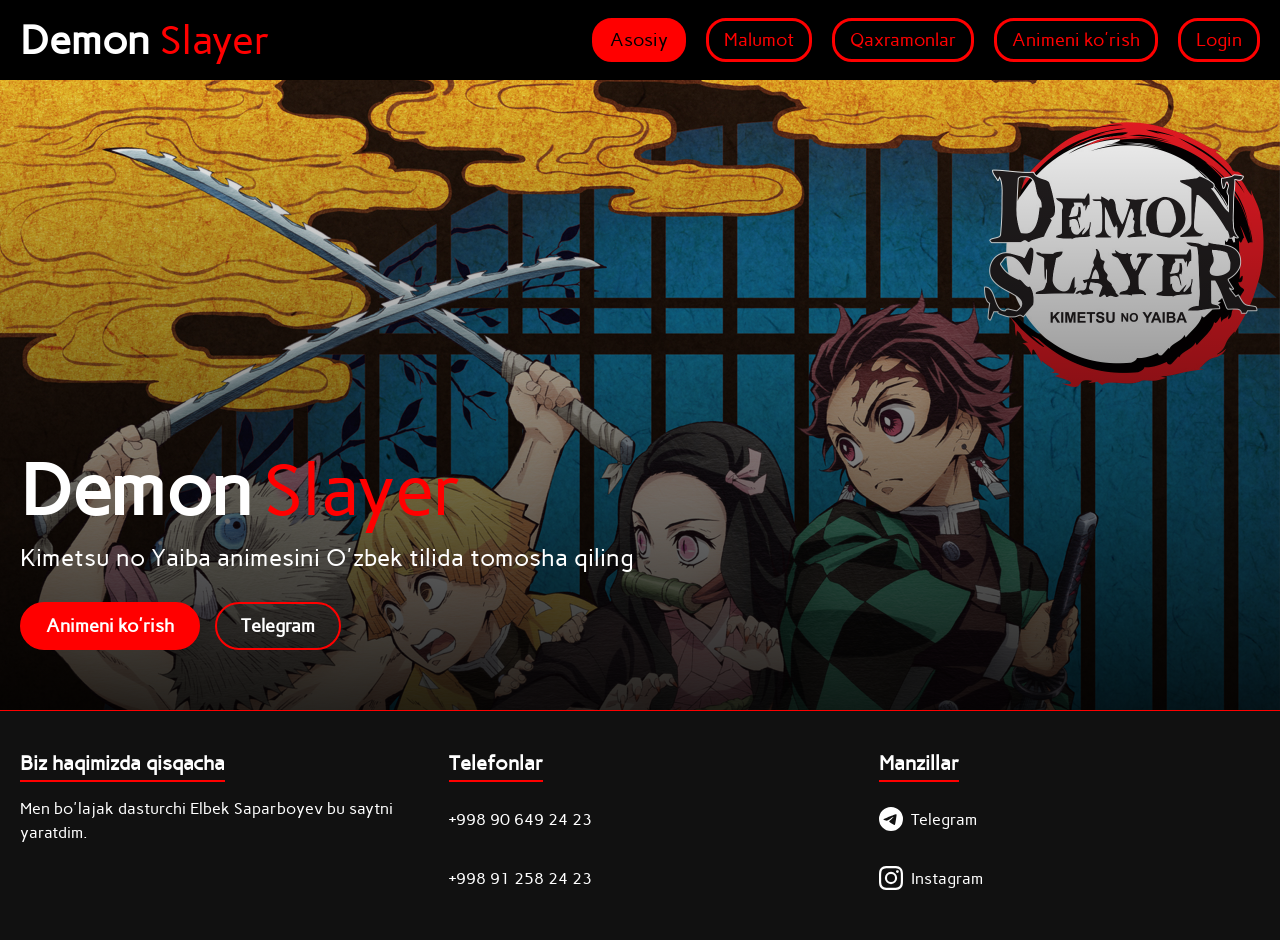
<file: index.html>
<!DOCTYPE html>
<html lang="uz">
<head>
    <meta charset="UTF-8">
    <meta name="viewport" content="width=device-width, initial-scale=1.0">
    <title>Demon Slayer - Asosiy</title>
    <meta name="description" content="Demon Slayer anime website about heroes, info, and episodes.">
    <meta property="og:title" content="Demon Slayer">
    <meta property="og:description" content="Watch Demon Slayer episodes and read about characters.">
    <link rel="preconnect" href="https://fonts.googleapis.com">
    <link rel="preconnect" href="https://fonts.gstatic.com" crossorigin>
    <link href="https://fonts.googleapis.com/css2?family=Carme&family=Playfair+Display:ital,wght@0,400..900;1,400..900&family=Roboto:ital,wght@0,100..900;1,100..900&display=swap" rel="stylesheet">
    <link rel="stylesheet" href="CSS/style.css">
    <link rel="icon" href="IMAGE/logo%20.png" type="image/png">
</head>
<body class="home-body">
    <header class="top-bar">
        <div class="logo">
            <div class="logo-demon">Demon</div>
            <div class="logo-slayer">Slayer</div>
        </div>
        <button class="hamburger" id="hamburger" aria-label="Navigatsiyani ochish" aria-controls="nav-panel" aria-expanded="false">
            &#9776;
        </button>
        <nav class="nav-container" id="nav-panel">
            <button class="nav-close" id="nav-close" type="button" aria-label="Navigatsiyani yopish">&times;</button>
            <ul class="nav" id="nav-menu">
                <li><a id="index" class="content" href="index.html">Asosiy</a></li>
                <li><a id="malumot" class="bar" href="HTML/malumot.html">Malumot</a></li>
                <li><a id="Qaxramonlar" class="bar" href="HTML/Qaxramonlar.html">Qaxramonlar</a></li>
                <li><a id="Anime" class="bar" href="HTML/AnimeniKo'rish.html">Animeni ko'rish</a></li>
                <li><a id="login" class="bar" href="#">Login</a></li>
            </ul>
        </nav>
    </header>

    <main class="hero-section">
        <div class="hero-content">
            <h1 class="hero-title"><span class="logo-demon">Demon</span> <span class="logo-slayer">Slayer</span></h1>
            <p class="hero-subtitle">Kimetsu no Yaiba animesini O'zbek tilida tomosha qiling</p>
            <div class="hero-buttons">
                <a class="hero-btn primary" href="HTML/AnimeniKo'rish.html">Animeni ko'rish</a>
                <a class="hero-btn secondary" href="https://t.me/wejncesdcivniqwjxekn263" target="_blank" rel="noopener noreferrer">Telegram</a>
            </div>
        </div>
    </main>

    <footer>
        <div class="footer-container">
            <div class="footer-col">
                <div class="footer-title">Biz haqimizda qisqacha</div>
                <div class="footer-text">Men bo'lajak dasturchi Elbek Saparboyev bu saytni yaratdim.</div>
            </div>
            <div class="footer-col">
                <div class="footer-title">Telefonlar</div>
                <a class="footer-link" href="tel:+998906492423">+998 90 649 24 23</a>
                <a class="footer-link" href="tel:+998912582423">+998 91 258 24 23</a>
            </div>
            <div class="footer-col">
                <div class="footer-title">Manzillar</div>
                <a class="footer-link" href="https://t.me/wejncesdcivniqwjxekn263" target="_blank" rel="noopener noreferrer">
                    <svg width="24" height="24" viewBox="0 0 24 24" fill="currentColor"><path d="M11.944 0A12 12 0 0 0 0 12a12 12 0 0 0 12 12 12 12 0 0 0 12-12A12 12 0 0 0 12 0a12 12 0 0 0-.056 0zm4.962 7.224c.1-.002.321.023.465.14a.506.506 0 0 1 .171.325c.016.093.036.306.02.472-.18 1.898-.962 6.502-1.36 8.627-.168.9-.499 1.201-.82 1.23-.696.065-1.225-.46-1.9-.902-1.056-.693-1.653-1.124-2.678-1.8-1.185-.78-.417-1.21.258-1.91.177-.184 3.247-2.977 3.307-3.23.007-.032.014-.15-.056-.212s-.174-.041-.249-.024c-.106.024-1.793 1.14-5.061 3.345-.48.33-.913.49-1.302.48-.428-.008-1.252-.241-1.865-.44-.752-.245-1.349-.374-1.297-.789.027-.216.325-.437.892-.663 3.498-1.524 5.83-2.529 6.998-3.014 3.332-1.386 4.025-1.627 4.476-1.635z"/></svg>
                    Telegram
                </a>
                <a class="footer-link" href="#" target="_blank" rel="noopener noreferrer">
                    <svg width="24" height="24" viewBox="0 0 24 24" fill="currentColor"><path d="M12 2.163c3.204 0 3.584.012 4.85.07 3.252.148 4.771 1.691 4.919 4.919.058 1.265.069 1.645.069 4.849 0 3.205-.012 3.584-.069 4.849-.149 3.225-1.664 4.771-4.919 4.919-1.266.058-1.644.07-4.85.07-3.204 0-3.584-.012-4.849-.07-3.26-.149-4.771-1.699-4.919-4.92-.058-1.265-.07-1.644-.07-4.849 0-3.204.013-3.583.07-4.849.149-3.227 1.664-4.771 4.919-4.919 1.266-.057 1.645-.069 4.849-.069zM12 0C8.741 0 8.333.014 7.053.072 2.695.272.273 2.69.073 7.052.014 8.333 0 8.741 0 12c0 3.259.014 3.668.072 4.948.2 4.358 2.618 6.78 6.98 6.98C8.333 23.986 8.741 24 12 24c3.259 0 3.668-.014 4.948-.072 4.354-.2 6.782-2.618 6.979-6.98.059-1.28.073-1.689.073-4.948 0-3.259-.014-3.667-.072-4.947-.196-4.354-2.617-6.78-6.979-6.98C15.668.014 15.259 0 12 0zm0 5.838a6.162 6.162 0 1 0 0 12.324 6.162 6.162 0 0 0 0-12.324zM12 16a4 4 0 1 1 0-8 4 4 0 0 1 0 8zm6.406-11.845a1.44 1.44 0 1 0 0 2.881 1.44 1.44 0 0 0 0-2.881z"/></svg>
                    Instagram
                </a>
            </div>
        </div>
    </footer>
    <script src="JS/index.js" defer></script>
</body>
</html>
</file>
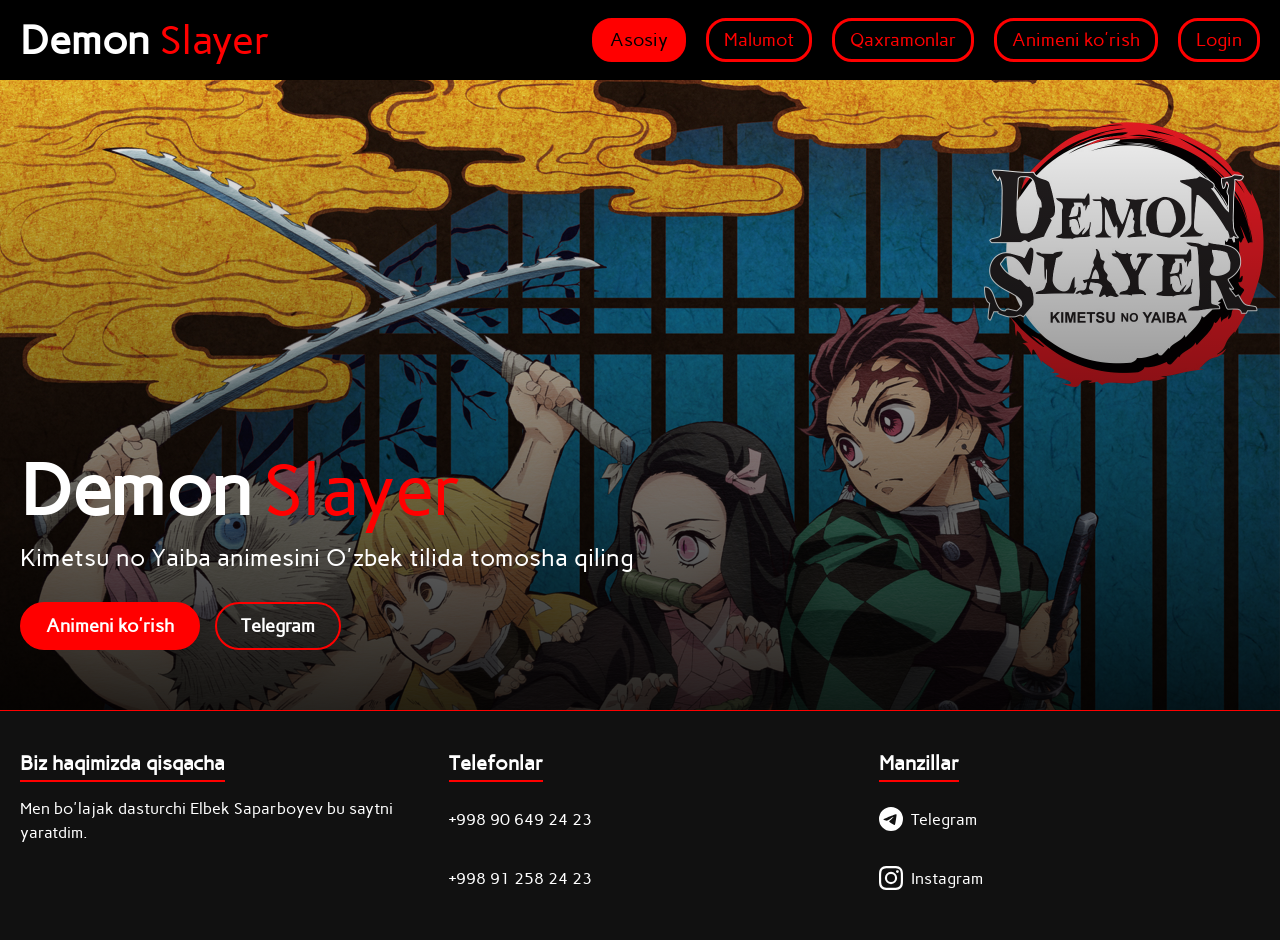
<file: HTML/index.html>
<!DOCTYPE html>
<html lang="uz">
<head>
    <meta charset="UTF-8">
    <meta name="viewport" content="width=device-width, initial-scale=1.0">
    <title>Demon Slayer - Asosiy</title>
    <meta name="description" content="Demon Slayer anime website about heroes, info, and episodes.">
    <meta property="og:title" content="Demon Slayer">
    <meta property="og:description" content="Watch Demon Slayer episodes and read about characters.">
    <link rel="preconnect" href="https://fonts.googleapis.com">
    <link rel="preconnect" href="https://fonts.gstatic.com" crossorigin>
    <link href="https://fonts.googleapis.com/css2?family=Carme&family=Playfair+Display:ital,wght@0,400..900;1,400..900&family=Roboto:ital,wght@0,100..900;1,100..900&display=swap" rel="stylesheet">
    <link rel="stylesheet" href="../CSS/style.css">
    <link rel="icon" href="../IMAGE/logo%20.png" type="image/png">
</head>
<body class="home-body">
    <header class="top-bar">
        <div class="logo">
            <div class="logo-demon">Demon</div>
            <div class="logo-slayer">Slayer</div>
        </div>
        <button class="hamburger" id="hamburger" aria-label="Navigatsiyani ochish" aria-controls="nav-panel" aria-expanded="false">
            &#9776;
        </button>
        <nav class="nav-container" id="nav-panel">
            <button class="nav-close" id="nav-close" type="button" aria-label="Navigatsiyani yopish">&times;</button>
            <ul class="nav" id="nav-menu">
                <li><a id="index" class="content" href="index.html">Asosiy</a></li>
                <li><a id="malumot" class="bar" href="malumot.html">Malumot</a></li>
                <li><a id="Qaxramonlar" class="bar" href="./Qaxramonlar.html">Qaxramonlar</a></li>
                <li><a id="Anime" class="bar" href="AnimeniKo'rish.html">Animeni ko'rish</a></li>
                <li><a id="login" class="bar" href="#">Login</a></li>
            </ul>
        </nav>
    </header>
    
    <main class="hero-section">
        <div class="hero-content">
            <h1 class="hero-title"><span class="logo-demon">Demon</span> <span class="logo-slayer">Slayer</span></h1>
            <p class="hero-subtitle">Kimetsu no Yaiba animesini O'zbek tilida tomosha qiling</p>
            <div class="hero-buttons">
                <a class="hero-btn primary" href="AnimeniKo'rish.html">Animeni ko'rish</a>
                <a class="hero-btn secondary" href="https://t.me/wejncesdcivniqwjxekn263" target="_blank" rel="noopener noreferrer">Telegram</a>
            </div>
        </div>
    </main>

    <footer>
        <div class="footer-container">
            <div class="footer-col">
                <div class="footer-title">Biz haqimizda qisqacha</div>
                <div class="footer-text">Men bo'lajak dasturchi Elbek Saparboyev bu saytni yaratdim.</div>
            </div>
            <div class="footer-col">
                <div class="footer-title">Telefonlar</div>
                <a class="footer-link" href="tel:+998906492423">+998 90 649 24 23</a>
                <a class="footer-link" href="tel:+998912582423">+998 91 258 24 23</a>
            </div>
            <div class="footer-col">
                <div class="footer-title">Manzillar</div>
                <a class="footer-link" href="#" target="_blank" rel="noopener noreferrer">
                    <svg width="24" height="24" viewBox="0 0 24 24" fill="currentColor"><path d="M11.944 0A12 12 0 0 0 0 12a12 12 0 0 0 12 12 12 12 0 0 0 12-12A12 12 0 0 0 12 0a12 12 0 0 0-.056 0zm4.962 7.224c.1-.002.321.023.465.14a.506.506 0 0 1 .171.325c.016.093.036.306.02.472-.18 1.898-.962 6.502-1.36 8.627-.168.9-.499 1.201-.82 1.23-.696.065-1.225-.46-1.9-.902-1.056-.693-1.653-1.124-2.678-1.8-1.185-.78-.417-1.21.258-1.91.177-.184 3.247-2.977 3.307-3.23.007-.032.014-.15-.056-.212s-.174-.041-.249-.024c-.106.024-1.793 1.14-5.061 3.345-.48.33-.913.49-1.302.48-.428-.008-1.252-.241-1.865-.44-.752-.245-1.349-.374-1.297-.789.027-.216.325-.437.892-.663 3.498-1.524 5.83-2.529 6.998-3.014 3.332-1.386 4.025-1.627 4.476-1.635z"/></svg>
                    Telegram
                </a>
                <a class="footer-link" href="#" target="_blank" rel="noopener noreferrer">
                    <svg width="24" height="24" viewBox="0 0 24 24" fill="currentColor"><path d="M12 2.163c3.204 0 3.584.012 4.85.07 3.252.148 4.771 1.691 4.919 4.919.058 1.265.069 1.645.069 4.849 0 3.205-.012 3.584-.069 4.849-.149 3.225-1.664 4.771-4.919 4.919-1.266.058-1.644.07-4.85.07-3.204 0-3.584-.012-4.849-.07-3.26-.149-4.771-1.699-4.919-4.92-.058-1.265-.07-1.644-.07-4.849 0-3.204.013-3.583.07-4.849.149-3.227 1.664-4.771 4.919-4.919 1.266-.057 1.645-.069 4.849-.069zM12 0C8.741 0 8.333.014 7.053.072 2.695.272.273 2.69.073 7.052.014 8.333 0 8.741 0 12c0 3.259.014 3.668.072 4.948.2 4.358 2.618 6.78 6.98 6.98C8.333 23.986 8.741 24 12 24c3.259 0 3.668-.014 4.948-.072 4.354-.2 6.782-2.618 6.979-6.98.059-1.28.073-1.689.073-4.948 0-3.259-.014-3.667-.072-4.947-.196-4.354-2.617-6.78-6.979-6.98C15.668.014 15.259 0 12 0zm0 5.838a6.162 6.162 0 1 0 0 12.324 6.162 6.162 0 0 0 0-12.324zM12 16a4 4 0 1 1 0-8 4 4 0 0 1 0 8zm6.406-11.845a1.44 1.44 0 1 0 0 2.881 1.44 1.44 0 0 0 0-2.881z"/></svg>
                    Instagram
                </a>
            </div>
        </div>
    </footer>
    <script src="../JS/index.js" defer></script>
</body>
</html>
</file>
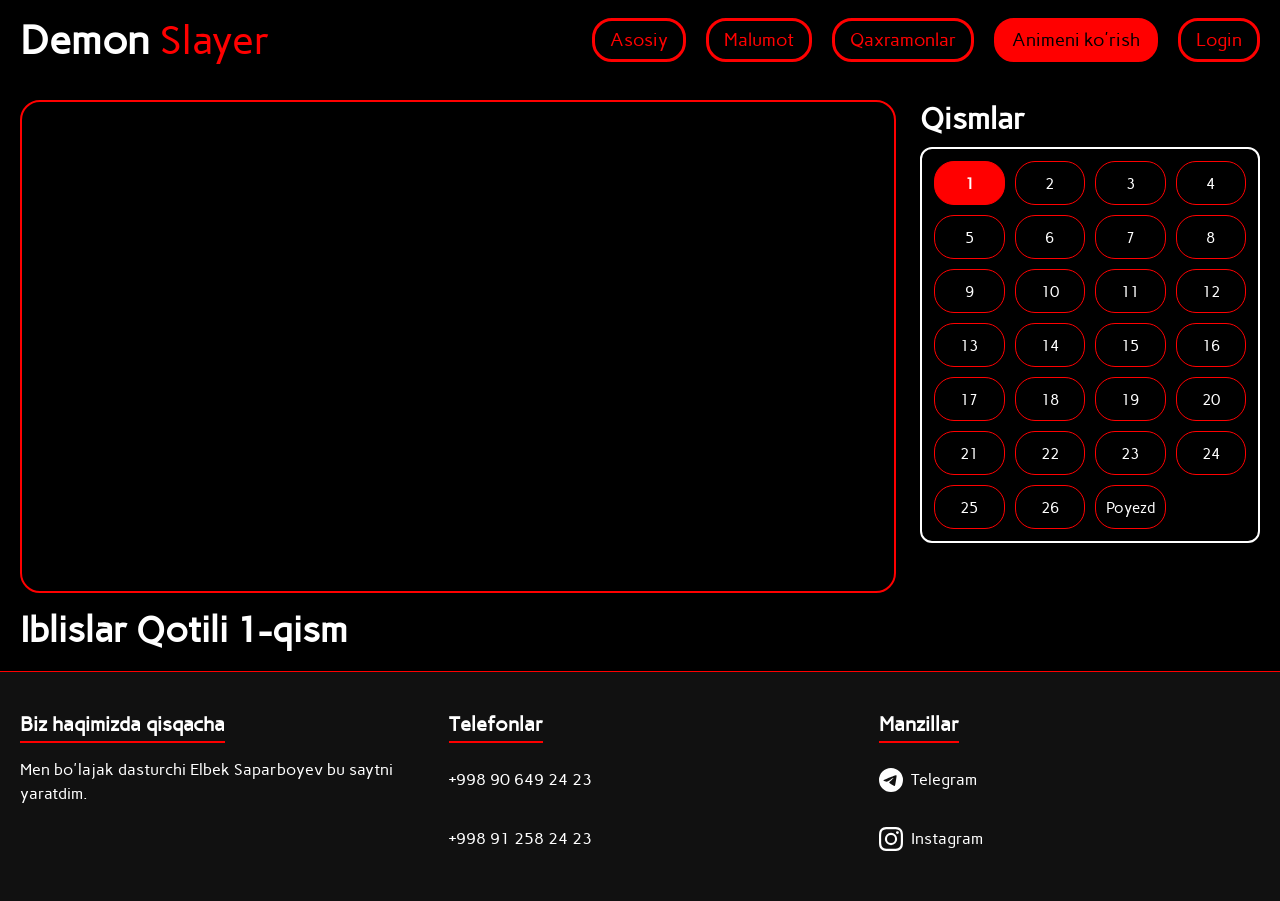
<file: HTML/AnimeniKo'rish.html>
<!DOCTYPE html>
<html lang="uz">
<head>
    <meta charset="UTF-8">
    <meta name="viewport" content="width=device-width, initial-scale=1.0">
    <title>Demon Slayer - Animeni ko'rish</title>
    <meta name="description" content="Watch Demon Slayer episodes online.">
    <link rel="preconnect" href="https://fonts.googleapis.com">
    <link rel="preconnect" href="https://fonts.gstatic.com" crossorigin>
    <link href="https://fonts.googleapis.com/css2?family=Carme&family=Playfair+Display:ital,wght@0,400..900;1,400..900&family=Roboto:ital,wght@0,100..900;1,100..900&display=swap" rel="stylesheet">
    <link rel="stylesheet" href="../CSS/style.css">
    <link rel="icon" href="../IMAGE/logo%20.png" type="image/png">
</head>
<body>
    <header class="top-bar">
        <div class="logo">
            <div class="logo-demon">Demon</div>
            <div class="logo-slayer">Slayer</div>
        </div>
        <button class="hamburger" id="hamburger" aria-label="Navigatsiyani ochish" aria-controls="nav-panel" aria-expanded="false">
            &#9776;
        </button>
        <nav class="nav-container" id="nav-panel">
            <button class="nav-close" id="nav-close" type="button" aria-label="Navigatsiyani yopish">&times;</button>
            <ul class="nav" id="nav-menu">
                <li><a id="index" class="bar" href="../index.html">Asosiy</a></li>
                <li><a id="malumot" class="bar" href="malumot.html">Malumot</a></li>
                <li><a id="Qaxramonlar" class="bar" href="./Qaxramonlar.html">Qaxramonlar</a></li>
                <li><a id="Anime" class="content" href="AnimeniKo'rish.html">Animeni ko'rish</a></li>
                <li><a id="login" class="bar" href="#">Login</a></li>
            </ul>
        </nav>
    </header>

    <main class="anime-main">
        <div class="video-container">
            <div class="video-frame-wrapper">
                <iframe id="myVideo" class="video-frame" title="Iblislar Qotili video pleeri" allowfullscreen allow="autoplay" loading="lazy"></iframe>
            </div>
            <h1 id="qismNomi" class="video-title">Iblislar Qotili</h1>
        </div>
        <div class="episodes-wrapper">
            <h2 class="episodes-title">Qismlar</h2>
            <aside class="episodes-list" id="episodes-container">
                <!-- Buttons dynamically generated by app.js -->
            </aside>
        </div>
    </main>

    <footer>
        <div class="footer-container">
            <div class="footer-col">
                <div class="footer-title">Biz haqimizda qisqacha</div>
                <div class="footer-text">Men bo'lajak dasturchi Elbek Saparboyev bu saytni yaratdim.</div>
            </div>
            <div class="footer-col">
                <div class="footer-title">Telefonlar</div>
                <a class="footer-link" href="tel:+998906492423">+998 90 649 24 23</a>
                <a class="footer-link" href="tel:+998912582423">+998 91 258 24 23</a>
            </div>
            <div class="footer-col">
                <div class="footer-title">Manzillar</div>
                <a class="footer-link" href="https://t.me/wejncesdcivniqwjxekn263" target="_blank" rel="noopener noreferrer">
                    <svg width="24" height="24" viewBox="0 0 24 24" fill="currentColor"><path d="M11.944 0A12 12 0 0 0 0 12a12 12 0 0 0 12 12 12 12 0 0 0 12-12A12 12 0 0 0 12 0a12 12 0 0 0-.056 0zm4.962 7.224c.1-.002.321.023.465.14a.506.506 0 0 1 .171.325c.016.093.036.306.02.472-.18 1.898-.962 6.502-1.36 8.627-.168.9-.499 1.201-.82 1.23-.696.065-1.225-.46-1.9-.902-1.056-.693-1.653-1.124-2.678-1.8-1.185-.78-.417-1.21.258-1.91.177-.184 3.247-2.977 3.307-3.23.007-.032.014-.15-.056-.212s-.174-.041-.249-.024c-.106.024-1.793 1.14-5.061 3.345-.48.33-.913.49-1.302.48-.428-.008-1.252-.241-1.865-.44-.752-.245-1.349-.374-1.297-.789.027-.216.325-.437.892-.663 3.498-1.524 5.83-2.529 6.998-3.014 3.332-1.386 4.025-1.627 4.476-1.635z"/></svg>
                    Telegram
                </a>
                <a class="footer-link" href="#" target="_blank" rel="noopener noreferrer">
                    <svg width="24" height="24" viewBox="0 0 24 24" fill="currentColor"><path d="M12 2.163c3.204 0 3.584.012 4.85.07 3.252.148 4.771 1.691 4.919 4.919.058 1.265.069 1.645.069 4.849 0 3.205-.012 3.584-.069 4.849-.149 3.225-1.664 4.771-4.919 4.919-1.266.058-1.644.07-4.85.07-3.204 0-3.584-.012-4.849-.07-3.26-.149-4.771-1.699-4.919-4.92-.058-1.265-.07-1.644-.07-4.849 0-3.204.013-3.583.07-4.849.149-3.227 1.664-4.771 4.919-4.919 1.266-.057 1.645-.069 4.849-.069zM12 0C8.741 0 8.333.014 7.053.072 2.695.272.273 2.69.073 7.052.014 8.333 0 8.741 0 12c0 3.259.014 3.668.072 4.948.2 4.358 2.618 6.78 6.98 6.98C8.333 23.986 8.741 24 12 24c3.259 0 3.668-.014 4.948-.072 4.354-.2 6.782-2.618 6.979-6.98.059-1.28.073-1.689.073-4.948 0-3.259-.014-3.667-.072-4.947-.196-4.354-2.617-6.78-6.979-6.98C15.668.014 15.259 0 12 0zm0 5.838a6.162 6.162 0 1 0 0 12.324 6.162 6.162 0 0 0 0-12.324zM12 16a4 4 0 1 1 0-8 4 4 0 0 1 0 8zm6.406-11.845a1.44 1.44 0 1 0 0 2.881 1.44 1.44 0 0 0 0-2.881z"/></svg>
                    Instagram
                </a>
            </div>
        </div>
    </footer>
    <script src="../JS/app.js" defer></script>
    <script src="../JS/index.js" defer></script>
</body>
</html>
</file>
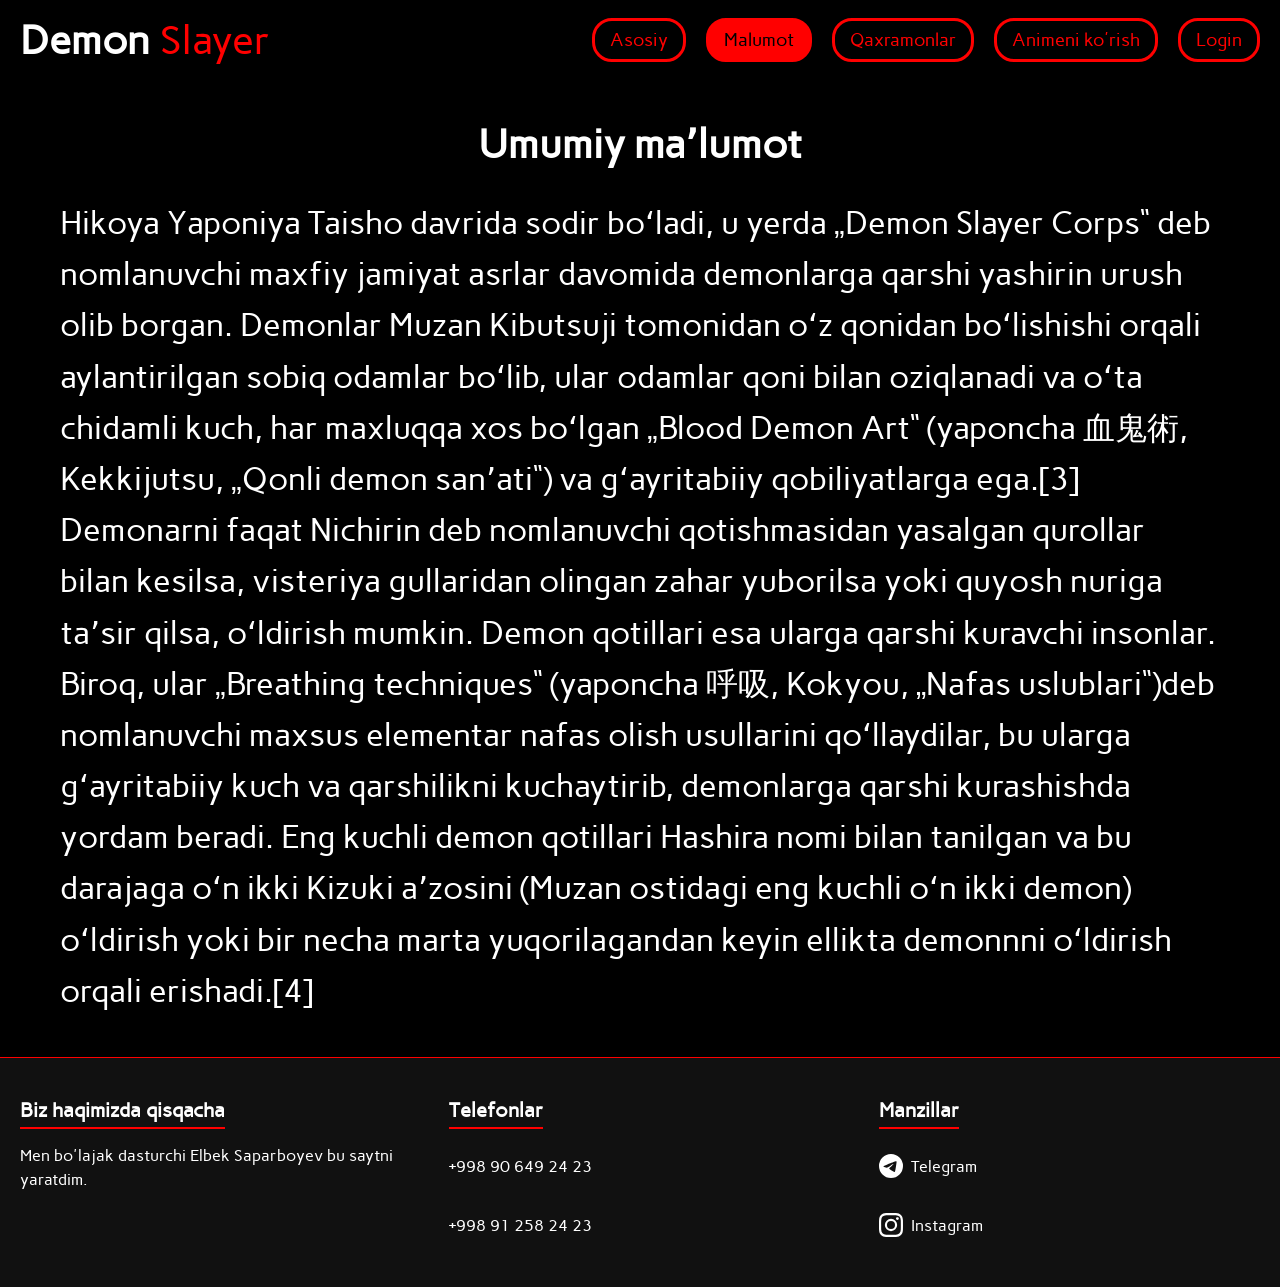
<file: HTML/malumot.html>
<!DOCTYPE html>
<html lang="uz">
<head>
    <meta charset="UTF-8">
    <meta name="viewport" content="width=device-width, initial-scale=1.0">
    <title>Demon Slayer - Malumot</title>
    <meta name="description" content="General info about Demon Slayer anime and story.">
    <meta property="og:title" content="Demon Slayer Info">
    <link rel="preconnect" href="https://fonts.googleapis.com">
    <link rel="preconnect" href="https://fonts.gstatic.com" crossorigin>
    <link href="https://fonts.googleapis.com/css2?family=Carme&family=Playfair+Display:ital,wght@0,400..900;1,400..900&family=Roboto:ital,wght@0,100..900;1,100..900&display=swap" rel="stylesheet">
    <link rel="stylesheet" href="../CSS/style.css">
    <link rel="icon" href="../IMAGE/logo%20.png" type="image/png">
</head>
<body>
    <header class="top-bar">
        <div class="logo">
            <div class="logo-demon">Demon</div>
            <div class="logo-slayer">Slayer</div>
        </div>
        <button class="hamburger" id="hamburger" aria-label="Navigatsiyani ochish" aria-controls="nav-panel" aria-expanded="false">
            &#9776;
        </button>
        <nav class="nav-container" id="nav-panel">
            <button class="nav-close" id="nav-close" type="button" aria-label="Navigatsiyani yopish">&times;</button>
            <ul class="nav" id="nav-menu">
                <li><a id="index" class="bar" href="../index.html">Asosiy</a></li>
                <li><a id="malumot" class="content" href="malumot.html">Malumot</a></li>
                <li><a id="Qaxramonlar" class="bar" href="./Qaxramonlar.html">Qaxramonlar</a></li>
                <li><a id="Anime" class="bar" href="AnimeniKo'rish.html">Animeni ko'rish</a></li>
                <li><a id="login" class="bar" href="#">Login</a></li>
            </ul>
        </nav>
    </header>

    <main class="malumot-main">
        <h1 class="malumot-title">Umumiy maʼlumot</h1>
        <p class="malumot-text">Hikoya Yaponiya Taisho davrida sodir boʻladi, u yerda „Demon Slayer Corps“ deb nomlanuvchi maxfiy jamiyat asrlar davomida demonlarga qarshi yashirin urush olib borgan. Demonlar Muzan Kibutsuji tomonidan oʻz qonidan boʻlishishi orqali aylantirilgan sobiq odamlar boʻlib, ular odamlar qoni bilan oziqlanadi va oʻta chidamli kuch, har maxluqqa xos boʻlgan „Blood Demon Art“ (yaponcha 血鬼術, Kekkijutsu, „Qonli demon sanʼati“) va gʻayritabiiy qobiliyatlarga ega.[3] Demonarni faqat Nichirin deb nomlanuvchi qotishmasidan yasalgan qurollar bilan kesilsa, visteriya gullaridan olingan zahar yuborilsa yoki quyosh nuriga taʼsir qilsa, oʻldirish mumkin. Demon qotillari esa ularga qarshi kuravchi insonlar. Biroq, ular „Breathing techniques“ (yaponcha 呼吸, Kokyou, „Nafas uslublari“)deb nomlanuvchi maxsus elementar nafas olish usullarini qoʻllaydilar, bu ularga gʻayritabiiy kuch va qarshilikni kuchaytirib, demonlarga qarshi kurashishda yordam beradi. Eng kuchli demon qotillari Hashira nomi bilan tanilgan va bu darajaga oʻn ikki Kizuki aʼzosini (Muzan ostidagi eng kuchli oʻn ikki demon) oʻldirish yoki bir necha marta yuqorilagandan keyin ellikta demonnni oʻldirish orqali erishadi.[4]</p>
    </main>

    <footer>
        <div class="footer-container">
            <div class="footer-col">
                <div class="footer-title">Biz haqimizda qisqacha</div>
                <div class="footer-text">Men bo'lajak dasturchi Elbek Saparboyev bu saytni yaratdim.</div>
            </div>
            <div class="footer-col">
                <div class="footer-title">Telefonlar</div>
                <a class="footer-link" href="tel:+998906492423">+998 90 649 24 23</a>
                <a class="footer-link" href="tel:+998912582423">+998 91 258 24 23</a>
            </div>
            <div class="footer-col">
                <div class="footer-title">Manzillar</div>
                <a class="footer-link" href="https://t.me/wejncesdcivniqwjxekn263" target="_blank" rel="noopener noreferrer">
                    <svg width="24" height="24" viewBox="0 0 24 24" fill="currentColor"><path d="M11.944 0A12 12 0 0 0 0 12a12 12 0 0 0 12 12 12 12 0 0 0 12-12A12 12 0 0 0 12 0a12 12 0 0 0-.056 0zm4.962 7.224c.1-.002.321.023.465.14a.506.506 0 0 1 .171.325c.016.093.036.306.02.472-.18 1.898-.962 6.502-1.36 8.627-.168.9-.499 1.201-.82 1.23-.696.065-1.225-.46-1.9-.902-1.056-.693-1.653-1.124-2.678-1.8-1.185-.78-.417-1.21.258-1.91.177-.184 3.247-2.977 3.307-3.23.007-.032.014-.15-.056-.212s-.174-.041-.249-.024c-.106.024-1.793 1.14-5.061 3.345-.48.33-.913.49-1.302.48-.428-.008-1.252-.241-1.865-.44-.752-.245-1.349-.374-1.297-.789.027-.216.325-.437.892-.663 3.498-1.524 5.83-2.529 6.998-3.014 3.332-1.386 4.025-1.627 4.476-1.635z"/></svg>
                    Telegram
                </a>
                <a class="footer-link" href="#" target="_blank" rel="noopener noreferrer">
                    <svg width="24" height="24" viewBox="0 0 24 24" fill="currentColor"><path d="M12 2.163c3.204 0 3.584.012 4.85.07 3.252.148 4.771 1.691 4.919 4.919.058 1.265.069 1.645.069 4.849 0 3.205-.012 3.584-.069 4.849-.149 3.225-1.664 4.771-4.919 4.919-1.266.058-1.644.07-4.85.07-3.204 0-3.584-.012-4.849-.07-3.26-.149-4.771-1.699-4.919-4.92-.058-1.265-.07-1.644-.07-4.849 0-3.204.013-3.583.07-4.849.149-3.227 1.664-4.771 4.919-4.919 1.266-.057 1.645-.069 4.849-.069zM12 0C8.741 0 8.333.014 7.053.072 2.695.272.273 2.69.073 7.052.014 8.333 0 8.741 0 12c0 3.259.014 3.668.072 4.948.2 4.358 2.618 6.78 6.98 6.98C8.333 23.986 8.741 24 12 24c3.259 0 3.668-.014 4.948-.072 4.354-.2 6.782-2.618 6.979-6.98.059-1.28.073-1.689.073-4.948 0-3.259-.014-3.667-.072-4.947-.196-4.354-2.617-6.78-6.979-6.98C15.668.014 15.259 0 12 0zm0 5.838a6.162 6.162 0 1 0 0 12.324 6.162 6.162 0 0 0 0-12.324zM12 16a4 4 0 1 1 0-8 4 4 0 0 1 0 8zm6.406-11.845a1.44 1.44 0 1 0 0 2.881 1.44 1.44 0 0 0 0-2.881z"/></svg>
                    Instagram
                </a>
            </div>
        </div>
    </footer>
    <script src="../JS/index.js" defer></script>
</body>
</html>
</file>
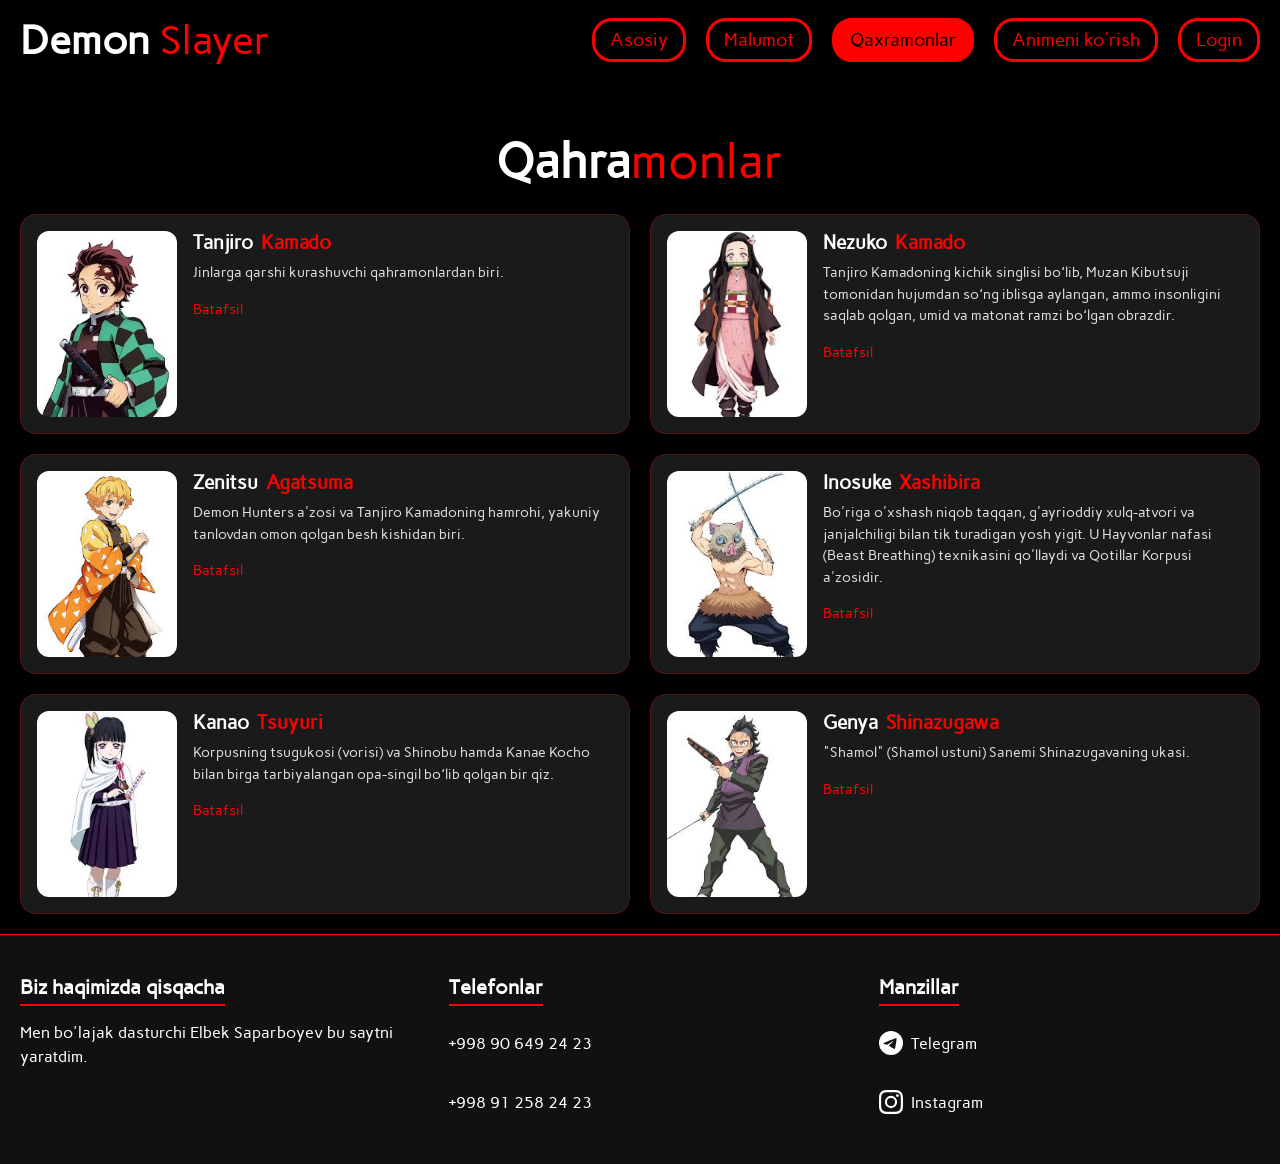
<file: HTML/Qaxramonlar.html>
<!DOCTYPE html>
<html lang="uz">
<head>
    <meta charset="UTF-8">
    <meta name="viewport" content="width=device-width, initial-scale=1.0">
    <title>Demon Slayer - Qaxramonlar</title>
    <meta name="description" content="Information about Demon Slayer characters.">
    <link rel="preconnect" href="https://fonts.googleapis.com">
    <link rel="preconnect" href="https://fonts.gstatic.com" crossorigin>
    <link href="https://fonts.googleapis.com/css2?family=Carme&family=Playfair+Display:ital,wght@0,400..900;1,400..900&family=Roboto:ital,wght@0,100..900;1,100..900&display=swap" rel="stylesheet">
    <link rel="stylesheet" href="../CSS/style.css">
    <link rel="icon" href="../IMAGE/logo%20.png" type="image/png">
</head>
<body>
    <header class="top-bar">
        <div class="logo">
            <div class="logo-demon">Demon</div>
            <div class="logo-slayer">Slayer</div>
        </div>
        <button class="hamburger" id="hamburger" aria-label="Navigatsiyani ochish" aria-controls="nav-panel" aria-expanded="false">
            &#9776;
        </button>
        <nav class="nav-container" id="nav-panel">
            <button class="nav-close" id="nav-close" type="button" aria-label="Navigatsiyani yopish">&times;</button>
            <ul class="nav" id="nav-menu">
                <li><a id="index" class="bar" href="../index.html">Asosiy</a></li>
                <li><a id="malumot" class="bar" href="malumot.html">Malumot</a></li>
                <li><a id="Qaxramonlar" class="content" href="./Qaxramonlar.html">Qaxramonlar</a></li>
                <li><a id="Anime" class="bar" href="AnimeniKo'rish.html">Animeni ko'rish</a></li>
                <li><a id="login" class="bar" href="#">Login</a></li>
            </ul>
        </nav>
    </header>

<main class="heroes-main">
        <h1 class="page-title"><span class="logo-demon">Qahra</span><span class="logo-slayer">monlar</span></h1>
        
        <section class="heroes-grid">
            <!-- Tanjiro -->
            <article class="hero-card">
                <img class="hero-img" src="../IMAGE/tanjiro'%20rasmi.jpg" alt="Tanjiro Kamado" width="140" height="186" loading="lazy" decoding="async">
                <div class="hero-info">
                    <h2 class="hero-name">
                        <span class="hero-name-first">Tanjiro</span>
                        <span class="hero-name-last">Kamado</span>
                    </h2>
                    <p class="hero-desc">Jinlarga qarshi kurashuvchi qahramonlardan biri.</p>
                    <button class="read-more-btn" aria-expanded="false">Batafsil</button>
                </div>
            </article>

            <!-- Nezuko -->
            <article class="hero-card">
                <img class="hero-img" src="../IMAGE/nezuko.jpg" alt="Nezuko Kamado" width="140" height="186" loading="lazy" decoding="async">
                <div class="hero-info">
                    <h2 class="hero-name">
                        <span class="hero-name-first">Nezuko</span>
                        <span class="hero-name-last">Kamado</span>
                    </h2>
                    <p class="hero-desc">Tanjiro Kamadoning kichik singlisi boʻlib, Muzan Kibutsuji tomonidan hujumdan soʻng iblisga aylangan, ammo insonligini saqlab qolgan, umid va matonat ramzi boʻlgan obrazdir.</p>
                    <button class="read-more-btn" aria-expanded="false">Batafsil</button>
                </div>
            </article>

            <!-- Zenitsu -->
            <article class="hero-card">
                <img class="hero-img" src="../IMAGE/zenitsu.jpg" alt="Zenitsu Agatsuma" width="140" height="186" loading="lazy" decoding="async">
                <div class="hero-info">
                    <h2 class="hero-name">
                        <span class="hero-name-first">Zenitsu</span>
                        <span class="hero-name-last">Agatsuma</span>
                    </h2>
                    <p class="hero-desc">Demon Hunters a'zosi va Tanjiro Kamadoning hamrohi, yakuniy tanlovdan omon qolgan besh kishidan biri.</p>
                    <button class="read-more-btn" aria-expanded="false">Batafsil</button>
                </div>
            </article>

            <!-- Inosuke -->
            <article class="hero-card">
                <img class="hero-img" src="../IMAGE/inoske.jpg" alt="Inosuke Xashibira" width="140" height="186" loading="lazy" decoding="async">
                <div class="hero-info">
                    <h2 class="hero-name">
                        <span class="hero-name-first">Inosuke</span>
                        <span class="hero-name-last">Xashibira</span>
                    </h2>
                    <p class="hero-desc">Bo'riga o'xshash niqob taqqan, g'ayrioddiy xulq-atvori va janjalchiligi bilan tik turadigan yosh yigit. U Hayvonlar nafasi (Beast Breathing) texnikasini qo'llaydi va Qotillar Korpusi a'zosidir.</p>
                    <button class="read-more-btn" aria-expanded="false">Batafsil</button>
                </div>
            </article>

            <!-- Tsuyuri -->
            <article class="hero-card">
                <img class="hero-img" src="../IMAGE/tsuyuri.jpg" alt="Kanao Tsuyuri" width="140" height="186" loading="lazy" decoding="async">
                <div class="hero-info">
                    <h2 class="hero-name">
                        <span class="hero-name-first">Kanao</span>
                        <span class="hero-name-last">Tsuyuri</span>
                    </h2>
                    <p class="hero-desc">Korpusning tsugukosi (vorisi) va Shinobu hamda Kanae Kocho bilan birga tarbiyalangan opa-singil boʻlib qolgan bir qiz.</p>
                    <button class="read-more-btn" aria-expanded="false">Batafsil</button>
                </div>
            </article>

            <!-- Genya -->
            <article class="hero-card">
                <img class="hero-img" src="../IMAGE/geniya%202.jpg" alt="Genya Shinazugawa" width="140" height="186" loading="lazy" decoding="async">
                <div class="hero-info">
                    <h2 class="hero-name">
                        <span class="hero-name-first">Genya</span>
                        <span class="hero-name-last">Shinazugawa</span>
                    </h2>
                    <p class="hero-desc">"Shamol" (Shamol ustuni) Sanemi Shinazugavaning ukasi.</p>
                    <button class="read-more-btn" aria-expanded="false">Batafsil</button>
                </div>
            </article>
        </section>
    </main>

    <footer>
        <div class="footer-container">
            <div class="footer-col">
                <div class="footer-title">Biz haqimizda qisqacha</div>
                <div class="footer-text">Men bo'lajak dasturchi Elbek Saparboyev bu saytni yaratdim.</div>
            </div>
            <div class="footer-col">
                <div class="footer-title">Telefonlar</div>
                <a class="footer-link" href="tel:+998906492423">+998 90 649 24 23</a>
                <a class="footer-link" href="tel:+998912582423">+998 91 258 24 23</a>
            </div>
            <div class="footer-col">
                <div class="footer-title">Manzillar</div>
                <a class="footer-link" href="https://t.me/wejncesdcivniqwjxekn263" target="_blank" rel="noopener noreferrer">
                    <svg width="24" height="24" viewBox="0 0 24 24" fill="currentColor"><path d="M11.944 0A12 12 0 0 0 0 12a12 12 0 0 0 12 12 12 12 0 0 0 12-12A12 12 0 0 0 12 0a12 12 0 0 0-.056 0zm4.962 7.224c.1-.002.321.023.465.14a.506.506 0 0 1 .171.325c.016.093.036.306.02.472-.18 1.898-.962 6.502-1.36 8.627-.168.9-.499 1.201-.82 1.23-.696.065-1.225-.46-1.9-.902-1.056-.693-1.653-1.124-2.678-1.8-1.185-.78-.417-1.21.258-1.91.177-.184 3.247-2.977 3.307-3.23.007-.032.014-.15-.056-.212s-.174-.041-.249-.024c-.106.024-1.793 1.14-5.061 3.345-.48.33-.913.49-1.302.48-.428-.008-1.252-.241-1.865-.44-.752-.245-1.349-.374-1.297-.789.027-.216.325-.437.892-.663 3.498-1.524 5.83-2.529 6.998-3.014 3.332-1.386 4.025-1.627 4.476-1.635z"/></svg>
                    Telegram
                </a>
                <a class="footer-link" href="#" target="_blank" rel="noopener noreferrer">
                    <svg width="24" height="24" viewBox="0 0 24 24" fill="currentColor"><path d="M12 2.163c3.204 0 3.584.012 4.85.07 3.252.148 4.771 1.691 4.919 4.919.058 1.265.069 1.645.069 4.849 0 3.205-.012 3.584-.069 4.849-.149 3.225-1.664 4.771-4.919 4.919-1.266.058-1.644.07-4.85.07-3.204 0-3.584-.012-4.849-.07-3.26-.149-4.771-1.699-4.919-4.92-.058-1.265-.07-1.644-.07-4.849 0-3.204.013-3.583.07-4.849.149-3.227 1.664-4.771 4.919-4.919 1.266-.057 1.645-.069 4.849-.069zM12 0C8.741 0 8.333.014 7.053.072 2.695.272.273 2.69.073 7.052.014 8.333 0 8.741 0 12c0 3.259.014 3.668.072 4.948.2 4.358 2.618 6.78 6.98 6.98C8.333 23.986 8.741 24 12 24c3.259 0 3.668-.014 4.948-.072 4.354-.2 6.782-2.618 6.979-6.98.059-1.28.073-1.689.073-4.948 0-3.259-.014-3.667-.072-4.947-.196-4.354-2.617-6.78-6.979-6.98C15.668.014 15.259 0 12 0zm0 5.838a6.162 6.162 0 1 0 0 12.324 6.162 6.162 0 0 0 0-12.324zM12 16a4 4 0 1 1 0-8 4 4 0 0 1 0 8zm6.406-11.845a1.44 1.44 0 1 0 0 2.881 1.44 1.44 0 0 0 0-2.881z"/></svg>
                    Instagram
                </a>
            </div>
        </div>
    </footer>
    <script src="../JS/index.js" defer></script>
</body>
</html>
</file>
<file: CSS/style.css>
* {
    margin: 0;
    padding: 0;
    box-sizing: border-box;
    font-family: "Carme", sans-serif;
}

body {
    display: flex;
    flex-direction: column;
    min-height: 100vh;
    background-color: black;
    color: white;
}

body.nav-open::before {
    content: "";
    position: fixed;
    inset: 0;
    z-index: 99;
    background: rgba(0, 0, 0, 0.65);
}

/* Header & Nav */
.top-bar {
    display: flex;
    align-items: center;
    justify-content: space-between;
    background-color: black;
    min-height: 80px;
    padding: 10px 20px;
    position: sticky;
    top: 0;
    z-index: 100;
}

.logo {
    display: flex;
    gap: 10px;
    font-size: clamp(24px, 4vw, 40px);
}
.logo-demon { color: white; font-weight: 600; }
.logo-slayer { color: red; font-weight: 200; }

.nav-container {
    display: flex;
    order: 2;
}

.nav-close {
    display: none;
}

.nav {
    display: flex;
    gap: 20px;
    font-size: clamp(14px, 1.5vw, 18px); /* reduced for narrower screens */
    align-items: center;
    list-style: none;
}

.hamburger {
    display: none;
    order: 3;
    margin-left: auto;
    font-size: 30px;
    background: none;
    border: none;
    color: white;
    cursor: pointer;
    padding: 5px;
}

.bar {
    text-decoration: none; 
    color: red; 
    border: 3px solid red; 
    border-radius: 20px; 
    padding: 6px 15px;
    display: inline-flex;
    align-items: center;
    justify-content: center;
    transition: all 0.3s;
    text-align: center;
    min-height: 44px;
}
.bar:hover, .bar:focus {
    background-color: red;
    color: black;
}

.content {
    text-decoration: none; 
    color: black; 
    border: 3px solid red; 
    border-radius: 20px; 
    padding: 6px 15px;
    background-color: red;
    display: inline-flex;
    align-items: center;
    justify-content: center;
    min-height: 44px;
}

/* Footer */
footer {
    margin-top: auto;
    background-color: #111;
    border-top: 1px solid red;
    padding: 40px 20px;
}

.footer-container {
    display: grid;
    grid-template-columns: repeat(auto-fit, minmax(220px, 1fr));
    gap: 40px;
    max-width: 1400px;
    margin: 0 auto;
    width: 100%;
}

.footer-col {
    display: flex;
    flex-direction: column;
    gap: 15px;
}

.footer-title {
    font-size: 20px;
    font-weight: bold;
    color: white;
    border-bottom: 2px solid red;
    padding-bottom: 5px;
    display: inline-block;
    align-self: flex-start;
}

.footer-text {
    color: white;
    font-size: 16px;
    line-height: 1.5;
}

.footer-link {
    color: white;
    text-decoration: none;
    display: flex;
    align-items: center;
    gap: 8px;
    min-height: 44px;
    transition: color 0.3s;
}

.footer-link:hover, .footer-link:focus {
    color: red;
}

.footer-link svg {
    flex-shrink: 0;
}

/* Hero Section */
.hero-section {
    flex: 1;
    display: flex;
    flex-direction: column;
    justify-content: flex-end;
    padding: 40px 20px;
    min-height: clamp(420px, 70vh, 800px);
    background-image: linear-gradient(to top, rgba(0,0,0,0.85) 0%, rgba(0,0,0,0) 100%), url('../IMAGE/23 24.jpg');
    background-size: cover;
    background-position: center top;
}

.hero-content {
    max-width: 1400px;
    margin: 0 auto;
    width: 100%;
    padding-bottom: 20px;
}

.hero-title {
    font-size: clamp(36px, 6vw, 72px);
    margin-bottom: 10px;
    display: flex;
    gap: 12px;
}

.hero-subtitle {
    font-size: clamp(16px, 3vw, 24px);
    margin-bottom: 30px;
}

.hero-buttons {
    display: flex;
    gap: 15px;
    flex-wrap: wrap;
}

.hero-btn {
    text-decoration: none;
    display: inline-flex;
    align-items: center;
    justify-content: center;
    min-height: 48px;
    padding: 10px 24px;
    border-radius: 30px;
    font-size: 18px;
    font-weight: 600;
    transition: all 0.3s ease;
    border: 2px solid red;
}

.hero-btn.primary {
    background-color: red;
    color: white;
}

.hero-btn.secondary {
    background-color: transparent;
    color: white;
}

.hero-btn:hover {
    box-shadow: 0 0 15px rgba(255, 0, 0, 0.6);
    transform: scale(1.04);
}

.hero-btn:focus-visible {
    outline: 2px solid white;
    outline-offset: 2px;
}

/* Malumot */
.malumot-main {
    padding: 40px 20px;
    max-width: 1200px;
    margin: 0 auto;
    flex: 1;
}
.malumot-title {
    font-size: clamp(28px, 5vw, 40px);
    text-align: center;
    margin-bottom: 30px;
}
.malumot-text {
    font-size: clamp(18px, 2.5vw, 32px);
    line-height: 1.6;
}

/* Qaxramonlar */
.heroes-main {
    padding: 20px;
    flex: 1;
}
.page-title {
    font-size: clamp(32px, 5vw, 48px);
    margin: 32px 0 24px;
    text-align: center;
}
.heroes-grid {
    display: grid;
    grid-template-columns: 1fr;
    gap: 20px;
    max-width: 1400px;
    margin: 0 auto;
}
.hero-card {
    display: flex;
    flex-direction: column;
    gap: 16px;
    background: #1a1a1a;
    padding: 16px;
    border-radius: 16px;
    border: 1px solid rgba(255,0,0,0.25);
    transition: transform 0.3s ease, border-color 0.3s, box-shadow 0.3s;
}
.hero-card:hover {
    border-color: red;
    box-shadow: 0 0 15px rgba(255, 0, 0, 0.4);
    transform: translateY(-4px);
}
.hero-img {
    width: 100%;
    max-height: 260px;
    object-fit: cover;
    object-position: top;
    border-radius: 12px;
    flex-shrink: 0;
    background-color: #222;
}
.hero-info {
    display: flex;
    flex-direction: column;
    gap: 8px;
    align-items: flex-start;
}
.hero-name {
    font-size: clamp(1.1rem, 1.5vw, 1.5rem);
    display: flex;
    gap: 8px;
    align-items: baseline;
    flex-wrap: wrap;
    margin: 0;
}
.hero-name-first { font-weight: 600; color: white; }
.hero-name-last { color: red; }
.hero-desc {
    font-size: clamp(0.9rem, 1vw, 1.05rem);
    line-height: 1.5;
    color: #ddd;
    display: -webkit-box;
    -webkit-box-orient: vertical;
    -webkit-line-clamp: 4;
    overflow: hidden;
}
.hero-desc.expanded {
    -webkit-line-clamp: unset;
}
.read-more-btn {
    background: none;
    border: none;
    color: red;
    font-size: 0.9rem;
    cursor: pointer;
    padding: 4px 0;
    margin-top: 4px;
}
.read-more-btn:hover {
    text-decoration: underline;
}
.read-more-btn:focus-visible {
    outline: 2px solid white;
    outline-offset: 3px;
}

/* Anime (Video Player) */
.anime-main {
    display: flex;
    flex-direction: column; /* Mobile first */
    flex: 1;
    padding: 20px;
    gap: 24px;
    width: 100%;
    margin: 0;
}

.video-container {
    display: flex;
    flex-direction: column;
    gap: 15px;
    width: 100%;
}

.video-frame-wrapper {
    position: relative;
    width: 100%;
    aspect-ratio: 16/9;
    overflow: hidden;
    border: 2px solid red;
    border-radius: 20px;
}

.video-frame {
    position: absolute;
    top: 0;
    left: 0;
    display: block;
    width: 100%;
    height: 100%;
    transform-origin: top left;
    border: 0;
}

.video-title {
    font-size: clamp(20px, 4vw, 36px);
    text-align: left;
}

/* Episodes wrapper and list */
.episodes-wrapper {
    display: flex;
    flex-direction: column;
    gap: 10px;
}

.episodes-title {
    font-size: clamp(20px, 3vw, 30px);
    color: white;
}

.episodes-list {
    display: grid;
    grid-template-columns: repeat(4, minmax(0, 1fr));
    gap: 10px;
    padding: 12px;
    border: 2px solid white;
    border-radius: 12px;
    align-content: flex-start;
    overflow-y: auto;
    
    /* Custom Scrollbar */
    scrollbar-width: thin;
    scrollbar-color: red transparent;
}

.episodes-list::-webkit-scrollbar {
    width: 6px;
    height: 6px;
}
.episodes-list::-webkit-scrollbar-track {
    background: transparent;
}
.episodes-list::-webkit-scrollbar-thumb {
    background-color: red;
    border-radius: 10px;
}

/* Compact buttons */
.qismlar {
    display: flex;
    align-items: center;
    justify-content: center;
    text-align: center;
    width: 100%;
    min-width: 0;
    padding: 8px 4px;
    border: 1px solid red;
    border-radius: 20px;
    background-color: transparent; 
    color: white;
    font-size: clamp(14px, 1.2vw, 18px);
    cursor: pointer;
    transition: all 0.2s;
    user-select: none;
    min-height: 44px;
}

.qismlar:hover {
    background-color: #222;
    border: 1px solid red;
    box-shadow: 0 0 5px red;
}

.qismlar:focus-visible {
    outline: 2px solid white;
    outline-offset: 2px;
}

.qismlar.active, .qismlar[aria-current="true"] {
    background-color: red;
    color: white;
    font-weight: bold;
    border: 1px solid red;
}

/* Responsive Breakpoints */
@media (max-width: 767px) {
    /* Footer: 1 column on mobile */
    .footer-container {
        grid-template-columns: 1fr;
        gap: 24px;
    }
}

@media (max-width: 1024px) {
    .hamburger { display: block; }
    body.nav-open .hamburger { visibility: hidden; }
    .nav-container {
        display: block;
        position: fixed;
        inset: 0 auto 0 0;
        z-index: 101;
        width: min(320px, 82vw);
        padding: 72px 20px 20px;
        overflow-y: auto;
        background-color: black;
        border-right: 1px solid #333;
        box-shadow: 10px 0 24px rgba(0, 0, 0, 0.5);
        transform: translateX(-100%);
        visibility: hidden;
        transition: transform 0.25s ease, visibility 0s linear 0.25s;
    }
    .nav-container.open {
        transform: translateX(0);
        visibility: visible;
        transition-delay: 0s;
    }
    .nav-close {
        display: inline-flex;
        position: absolute;
        top: 16px;
        right: 16px;
        align-items: center;
        justify-content: center;
        width: 40px;
        height: 40px;
        border: 1px solid #444;
        border-radius: 50%;
        background: #1a1a1a;
        color: white;
        font-size: 28px;
        cursor: pointer;
    }
    .nav {
        flex-direction: column;
        align-items: stretch;
        width: 100%;
    }
    .nav li,
    .nav li a {
        width: 100%;
    }
}

@media (min-width: 768px) and (max-width: 1023px) {
    /* Footer: 2 columns at tablet */
    .footer-container {
        grid-template-columns: repeat(2, 1fr);
        gap: 32px;
    }
}

@media (min-width: 1024px) {
    /* Footer: 3 equal columns on desktop */
    .footer-container {
        grid-template-columns: repeat(3, 1fr);
        gap: 48px;
    }
}

@media (min-width: 480px) {
    .hero-card {
        flex-direction: row;
        align-items: flex-start;
    }
    .hero-img {
        width: 110px;
        max-height: none;
    }
}

@media (min-width: 768px) {
    .heroes-grid {
        grid-template-columns: repeat(2, 1fr);
    }
    .hero-img {
        width: 140px;
    }
}

@media (min-width: 1024px) {
    .anime-main {
        display: grid;
        grid-template-columns: minmax(0, 1fr) 320px;
        align-items: start;
        justify-content: start;
        max-width: 1400px;
        margin: 0 auto;
    }
}

@media (min-width: 1280px) {
    .heroes-grid {
        grid-template-columns: repeat(auto-fill, minmax(420px, 1fr));
    }
    
    .anime-main {
        grid-template-columns: minmax(0, 900px) 340px;
    }
    .video-container {
        max-width: 900px;
    }
    .episodes-list {
        max-height: calc(900px * 9 / 16); 
    }
}

@media (min-width: 1920px) {
    .heroes-grid {
        grid-template-columns: repeat(3, 1fr);
        max-width: 1600px;
    }
    
    .anime-main {
        grid-template-columns: minmax(0, 960px) 340px;
        max-width: 1600px;
    }
    .video-container {
        max-width: 960px;
    }
    .episodes-list {
        max-height: calc(960px * 9 / 16); 
    }
}

@media (min-width: 2560px) { /* TV Screens */
    body { font-size: 24px; }
    .top-bar { padding: 20px 40px; height: 120px; }
    .bar { padding: 15px 30px; font-size: 32px; }
    
    .heroes-grid {
        grid-template-columns: repeat(4, 1fr);
        max-width: 2200px;
    }
    .hero-img {
        width: 200px;
    }
    
    .anime-main { 
        grid-template-columns: minmax(0, 1400px) 400px; 
        max-width: 2000px;
    }
    .video-container {
        max-width: 1400px;
    }
    .episodes-list {
        max-height: calc(1400px * 9 / 16);
        grid-template-columns: repeat(4, 1fr);
    }
    .qismlar { font-size: 20px; padding: 12px; }

    /* Footer: large TV scaling */
    footer { padding: clamp(48px, 4vw, 80px) clamp(40px, 3vw, 80px); }
    .footer-container {
        max-width: 2400px;
        gap: clamp(48px, 4vw, 96px);
    }
    .footer-title { font-size: clamp(24px, 1.5vw, 36px); }
    .footer-text, .footer-link { font-size: clamp(18px, 1.2vw, 28px); }
    .footer-link svg { width: 36px; height: 36px; }
}

@media (min-width: 3840px) {
    .heroes-grid {
        max-width: 3000px;
    }

    .anime-main { 
        grid-template-columns: minmax(0, 1900px) 500px; 
        max-width: 2600px;
    }
    .video-container {
        max-width: 1900px;
    }
    .episodes-list {
        max-height: calc(1900px * 9 / 16);
    }
    .qismlar { font-size: 28px; padding: 16px; }

    /* Footer: 4K scaling */
    footer { padding: clamp(60px, 3vw, 100px) clamp(60px, 2.5vw, 100px); }
    .footer-container {
        max-width: 3200px;
        gap: clamp(64px, 3vw, 128px);
    }
    .footer-title { font-size: clamp(30px, 1.2vw, 48px); }
    .footer-text, .footer-link { font-size: clamp(22px, 1vw, 36px); }
    .footer-link svg { width: 48px; height: 48px; }
}
</file>
